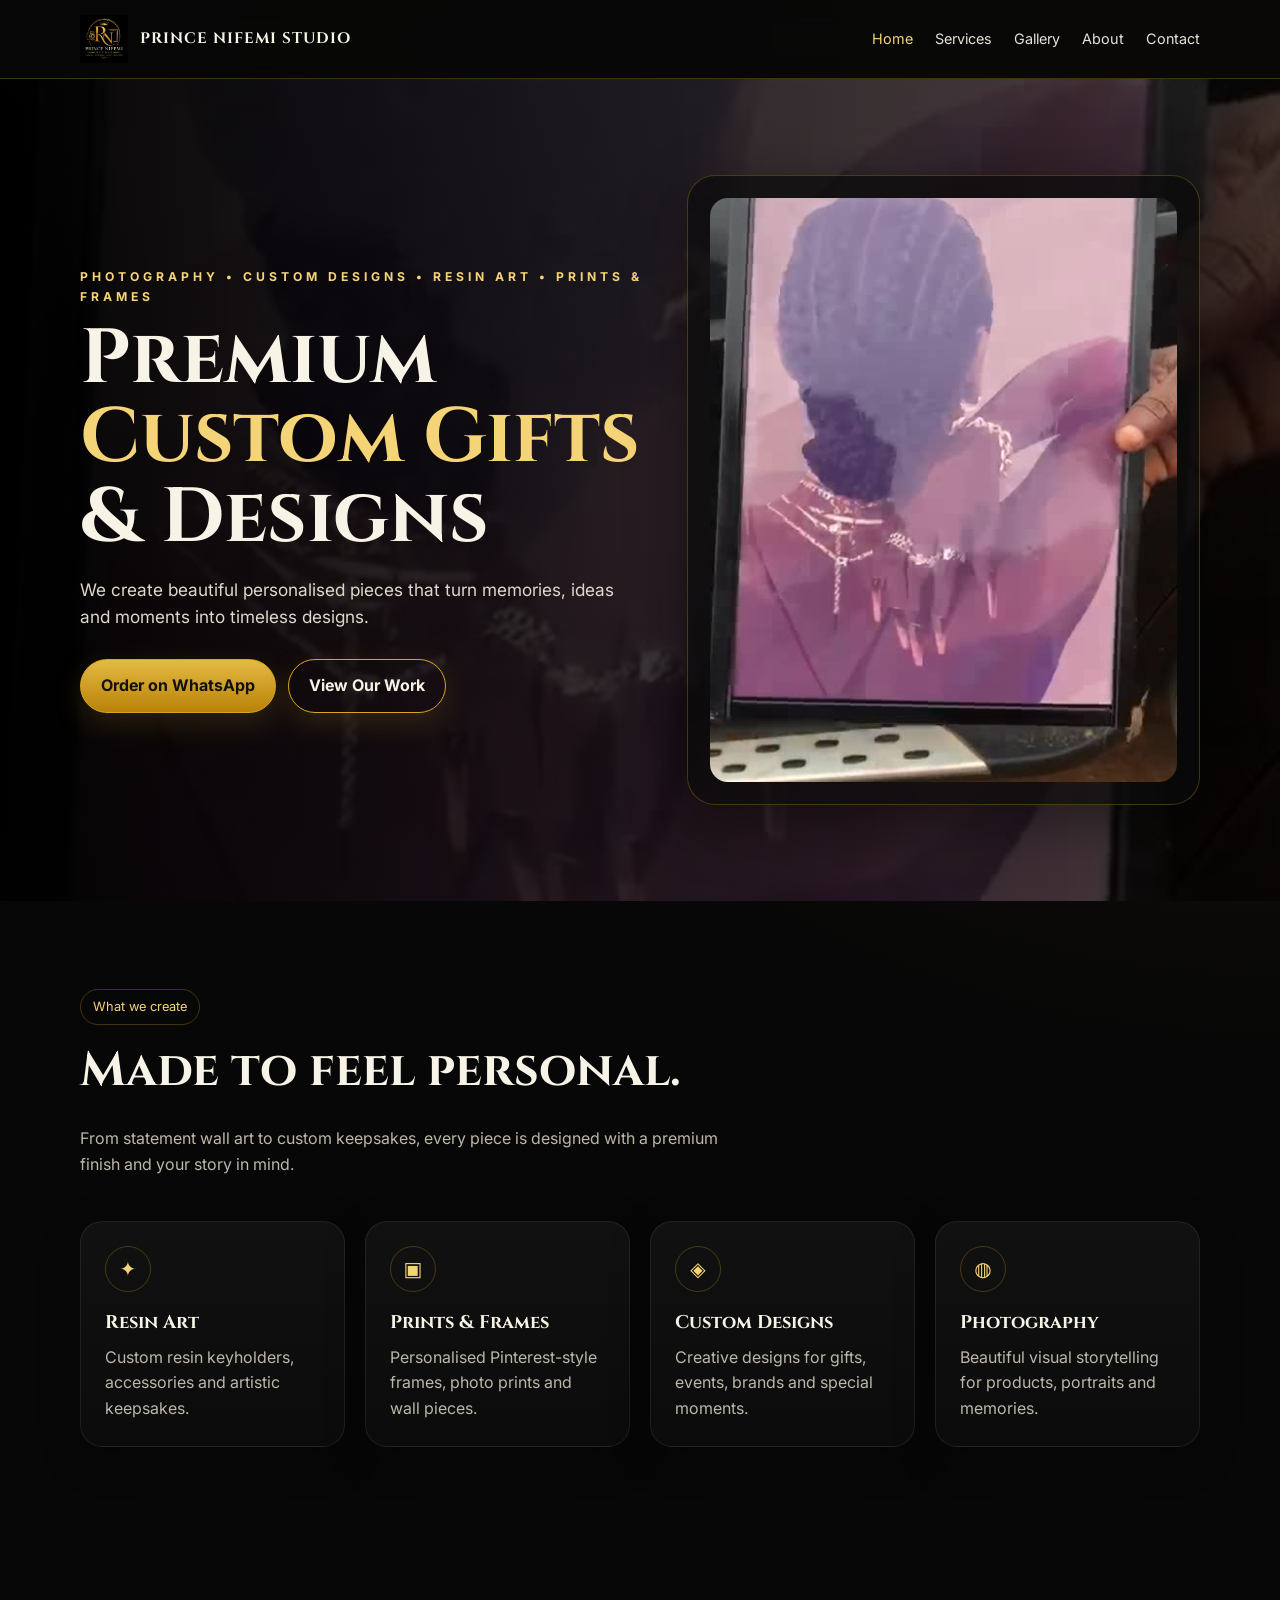
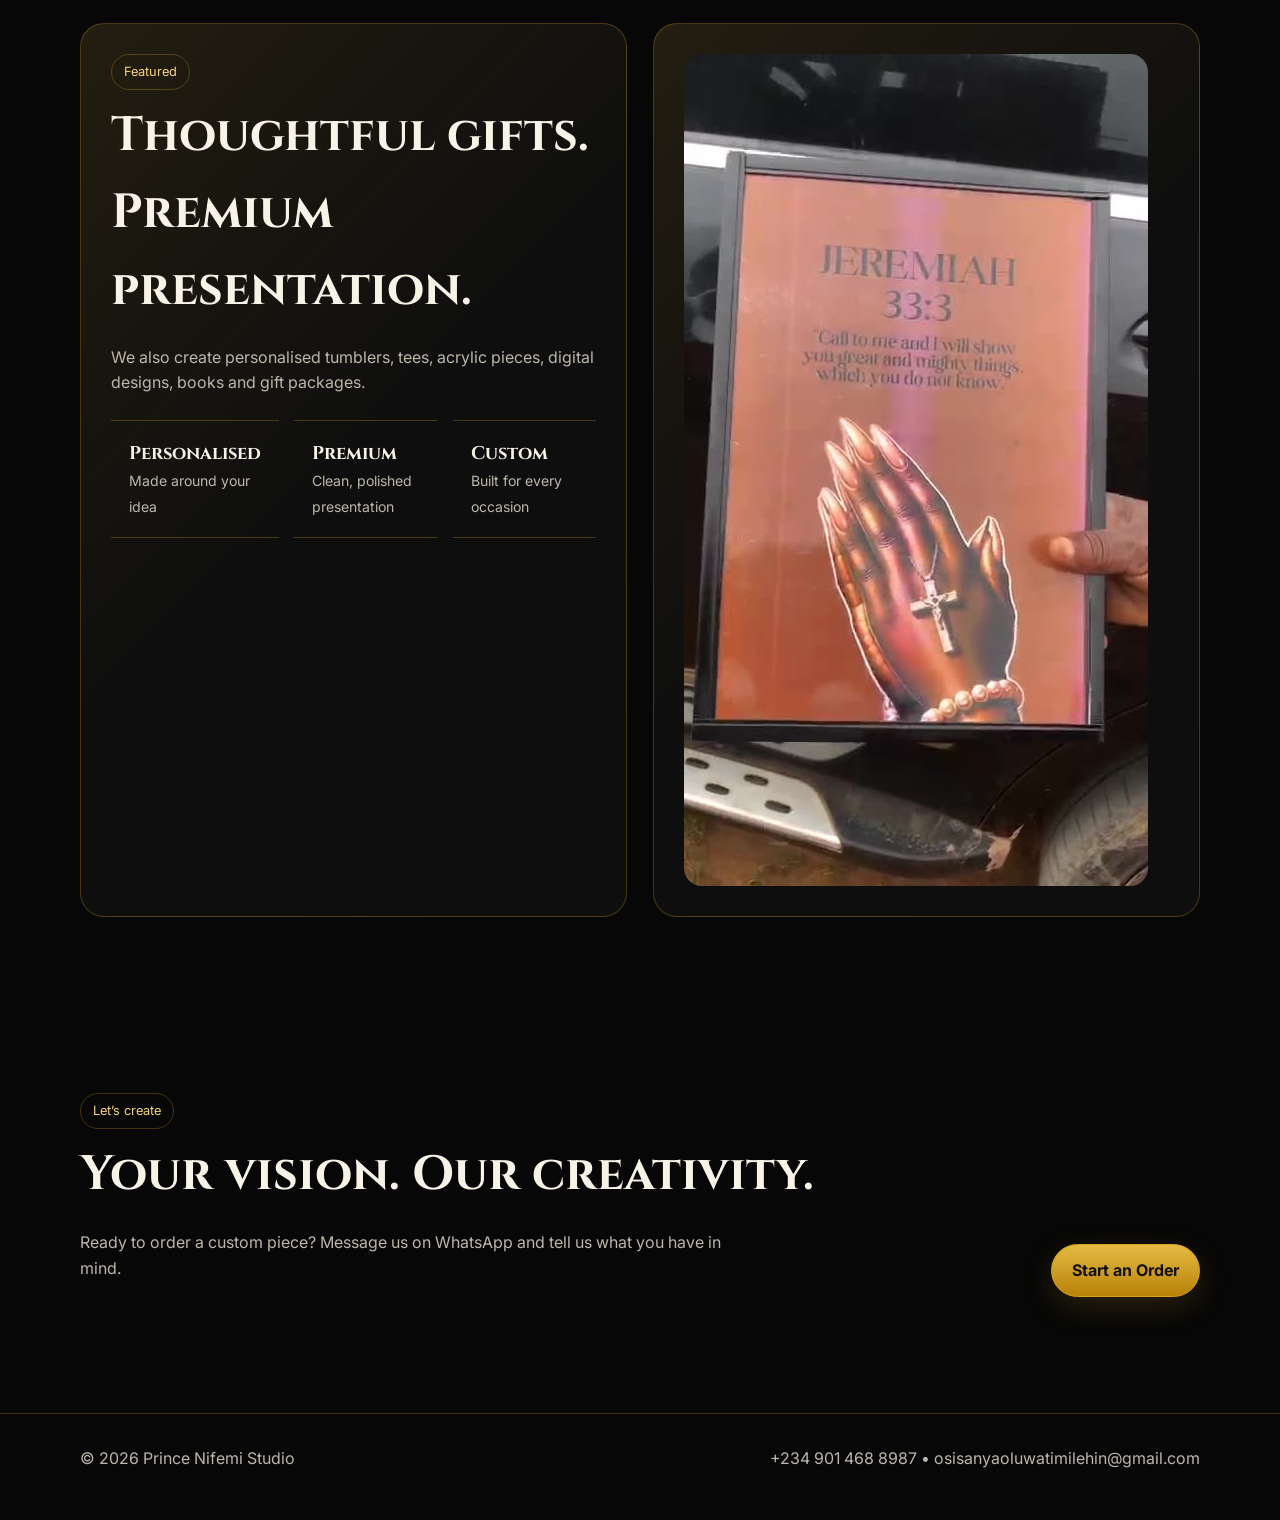
<file: index.html>
<!doctype html><html lang="en"><head><meta charset="utf-8"><meta name="viewport" content="width=device-width,initial-scale=1"><meta name="description" content="Prince Nifemi Studio — premium custom gifts, photography, resin art, prints, frames and personalised designs."><title>Prince Nifemi Studio | Premium Custom Gifts & Designs</title><link rel="stylesheet" href="style.css"></head><body>
<header class="nav"><div class="container nav-inner"><a class="brand" href="index.html"><img src="logo.png" alt="Prince Nifemi Studio logo"><span>PRINCE NIFEMI STUDIO</span></a><button class="menu" aria-label="Open menu">☰</button><nav class="nav-links"><a class="active" href="index.html">Home</a><a href="shop.html">Services</a><a href="gallery.html">Gallery</a><a href="about.html">About</a><a href="contact.html">Contact</a></nav></div></header>
<main>
<section class="hero"><div class="container hero-inner"><div><div class="eyebrow">Photography • Custom Designs • Resin Art • Prints & Frames</div><h1>Premium <span>Custom Gifts</span> & Designs</h1><p>We create beautiful personalised pieces that turn memories, ideas and moments into timeless designs.</p><div class="cta-row"><a class="btn" data-wa target="_blank" rel="noopener">Order on WhatsApp</a><a class="btn secondary" href="gallery.html">View Our Work</a></div></div><div class="hero-card"><img src="product-1.jpg" alt="Custom framed artwork by Prince Nifemi Studio"></div></div></section>
<section class="section"><div class="container"><div class="section-head"><div><span class="pill">What we create</span><h2>Made to feel personal.</h2><p class="section-intro">From statement wall art to custom keepsakes, every piece is designed with a premium finish and your story in mind.</p></div></div><div class="grid services"><article class="card"><div class="icon">✦</div><h3>Resin Art</h3><p>Custom resin keyholders, accessories and artistic keepsakes.</p></article><article class="card"><div class="icon">▣</div><h3>Prints & Frames</h3><p>Personalised Pinterest-style frames, photo prints and wall pieces.</p></article><article class="card"><div class="icon">◈</div><h3>Custom Designs</h3><p>Creative designs for gifts, events, brands and special moments.</p></article><article class="card"><div class="icon">◍</div><h3>Photography</h3><p>Beautiful visual storytelling for products, portraits and memories.</p></article></div></div></section>
<section class="section"><div class="container split"><div class="feature"><span class="pill">Featured</span><h2>Thoughtful gifts. Premium presentation.</h2><p class="section-intro">We also create personalised tumblers, tees, acrylic pieces, digital designs, books and gift packages.</p><div class="stats"><div class="stat"><strong>Personalised</strong><span class="small">Made around your idea</span></div><div class="stat"><strong>Premium</strong><span class="small">Clean, polished presentation</span></div><div class="stat"><strong>Custom</strong><span class="small">Built for every occasion</span></div></div></div><div class="feature"><img src="product-2.jpg" alt="Custom scripture print in a frame"></div></div></section>
<section class="section"><div class="container"><div class="section-head"><div><span class="pill">Let’s create</span><h2>Your vision. Our creativity.</h2><p class="section-intro">Ready to order a custom piece? Message us on WhatsApp and tell us what you have in mind.</p></div><a class="btn" data-wa target="_blank" rel="noopener">Start an Order</a></div></div></section>
</main><footer class="footer"><div class="container footer-inner"><div>© <span data-year></span> Prince Nifemi Studio</div><div>+234 901 468 8987 • osisanyaoluwatimilehin@gmail.com</div></div></footer><script src="script.js"></script></body></html>
</file>
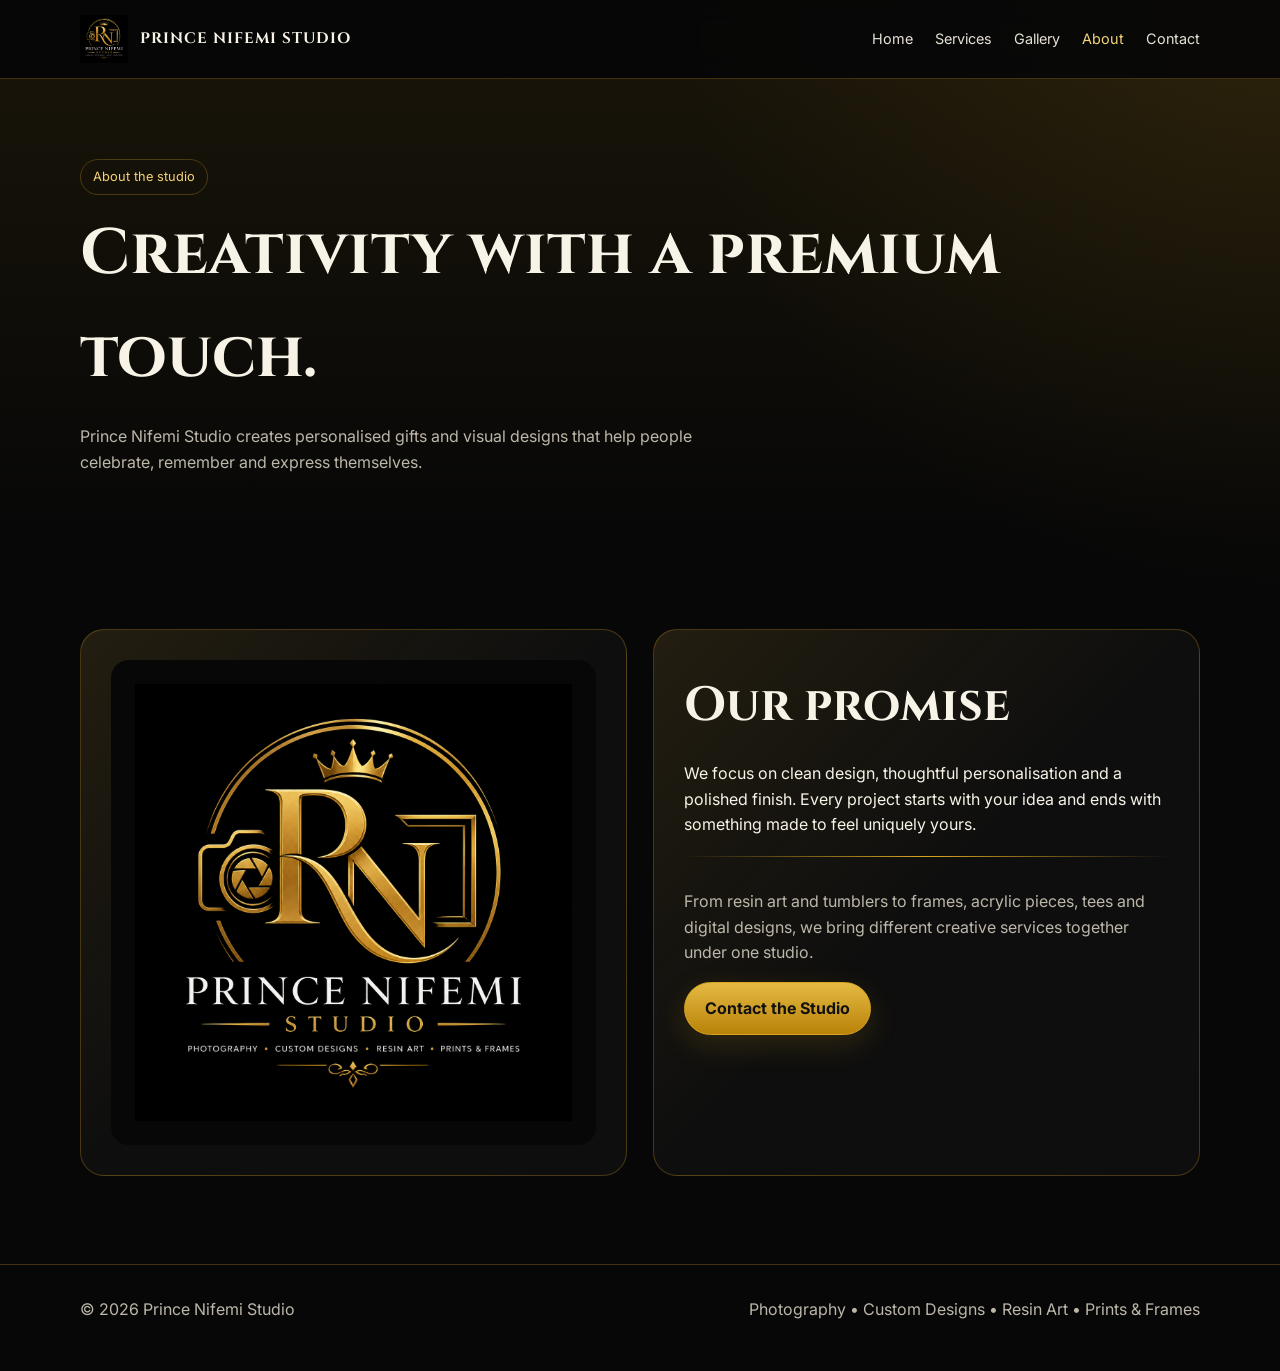
<file: about.html>
<!doctype html><html lang="en"><head><meta charset="utf-8"><meta name="viewport" content="width=device-width,initial-scale=1"><title>About | Prince Nifemi Studio</title><link rel="stylesheet" href="style.css"></head><body>
<header class="nav"><div class="container nav-inner"><a class="brand" href="index.html"><img src="logo.png" alt="logo"><span>PRINCE NIFEMI STUDIO</span></a><button class="menu">☰</button><nav class="nav-links"><a href="index.html">Home</a><a href="shop.html">Services</a><a href="gallery.html">Gallery</a><a class="active" href="about.html">About</a><a href="contact.html">Contact</a></nav></div></header>
<section class="page-hero"><div class="container"><span class="pill">About the studio</span><h1>Creativity with a premium touch.</h1><p class="section-intro">Prince Nifemi Studio creates personalised gifts and visual designs that help people celebrate, remember and express themselves.</p></div></section>
<section class="section"><div class="container split"><div class="feature"><img src="logo.png" alt="Prince Nifemi Studio logo" style="object-fit:contain;background:#070707;padding:24px"></div><div class="feature"><h2>Our promise</h2><p>We focus on clean design, thoughtful personalisation and a polished finish. Every project starts with your idea and ends with something made to feel uniquely yours.</p><div class="goldline"></div><p class="section-intro">From resin art and tumblers to frames, acrylic pieces, tees and digital designs, we bring different creative services together under one studio.</p><a class="btn" href="contact.html">Contact the Studio</a></div></div></section>
<footer class="footer"><div class="container footer-inner"><div>© <span data-year></span> Prince Nifemi Studio</div><div>Photography • Custom Designs • Resin Art • Prints & Frames</div></div></footer><script src="script.js"></script></body></html>
</file>
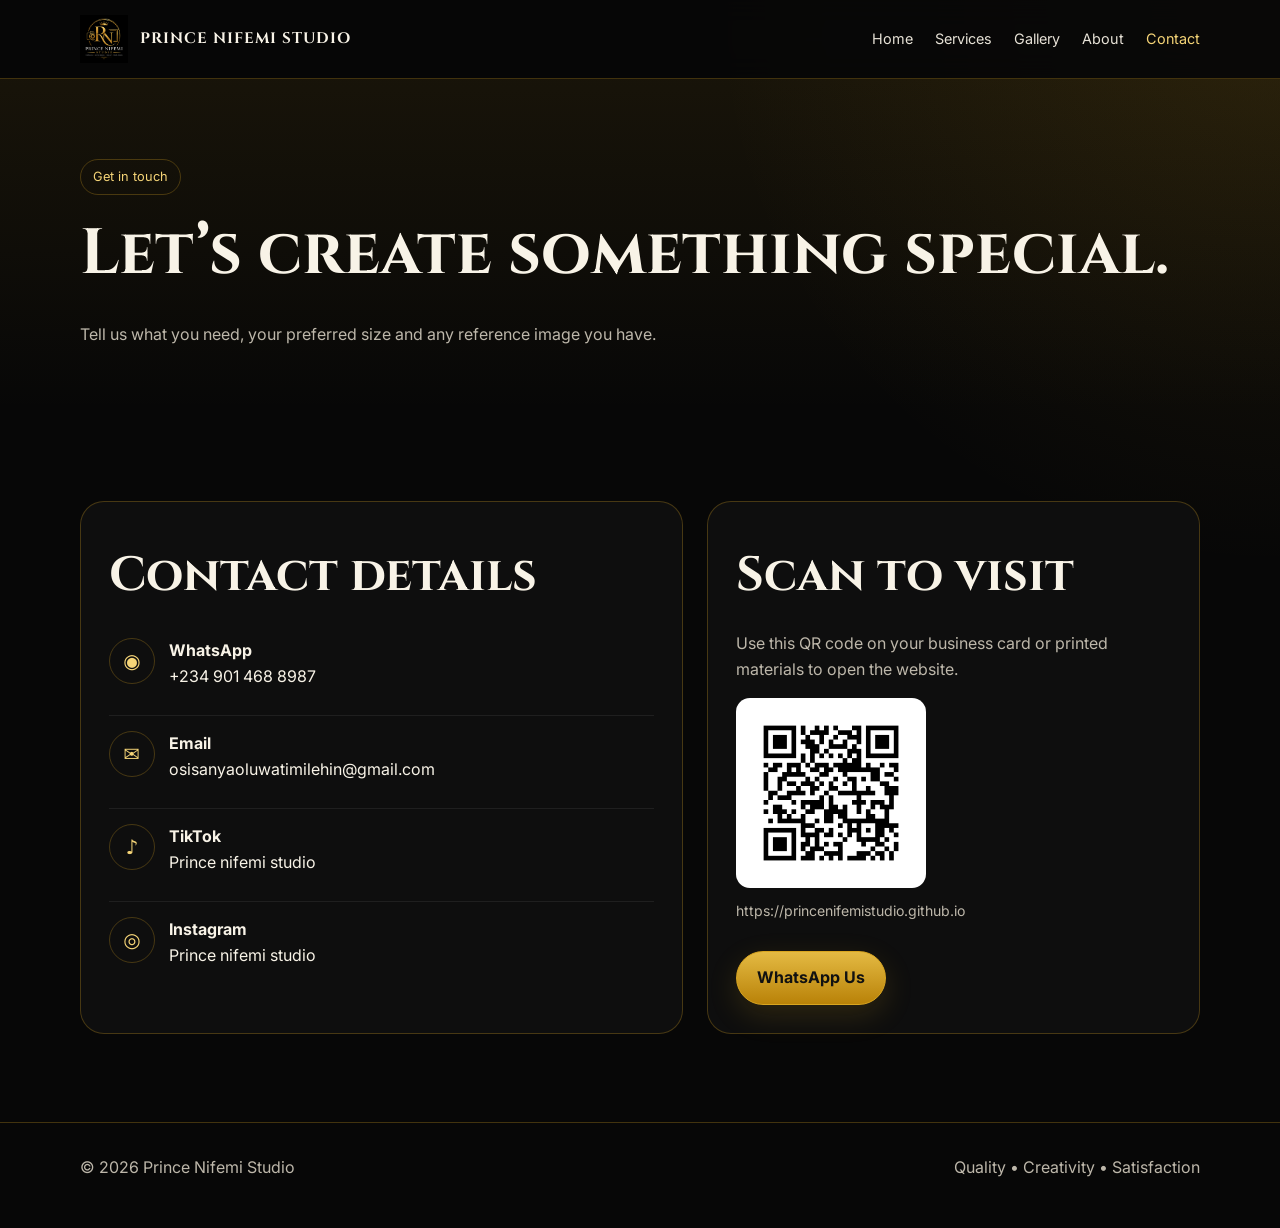
<file: contact.html>
<!doctype html><html lang="en"><head><meta charset="utf-8"><meta name="viewport" content="width=device-width,initial-scale=1"><title>Contact | Prince Nifemi Studio</title><link rel="stylesheet" href="style.css"></head><body>
<header class="nav"><div class="container nav-inner"><a class="brand" href="index.html"><img src="logo.png" alt="logo"><span>PRINCE NIFEMI STUDIO</span></a><button class="menu">☰</button><nav class="nav-links"><a href="index.html">Home</a><a href="shop.html">Services</a><a href="gallery.html">Gallery</a><a href="about.html">About</a><a class="active" href="contact.html">Contact</a></nav></div></header>
<section class="page-hero"><div class="container"><span class="pill">Get in touch</span><h1>Let’s create something special.</h1><p class="section-intro">Tell us what you need, your preferred size and any reference image you have.</p></div></section>
<section class="section"><div class="container contact-grid"><div class="contact-box"><h2>Contact details</h2><div class="contact-row"><div class="icon">◉</div><div><strong>WhatsApp</strong><div><a href="https://wa.me/2349014688987" target="_blank" rel="noopener">+234 901 468 8987</a></div></div></div><div class="contact-row"><div class="icon">✉</div><div><strong>Email</strong><div><a href="mailto:osisanyaoluwatimilehin@gmail.com">osisanyaoluwatimilehin@gmail.com</a></div></div></div><div class="contact-row"><div class="icon">♪</div><div><strong>TikTok</strong><div>Prince nifemi studio</div></div></div><div class="contact-row"><div class="icon">◎</div><div><strong>Instagram</strong><div>Prince nifemi studio</div></div></div></div><div class="contact-box"><h2>Scan to visit</h2><p class="section-intro">Use this QR code on your business card or printed materials to open the website.</p><img class="qr" src="qr-code.png" alt="QR code for Prince Nifemi Studio website"><div class="small" style="margin-top:12px">https://princenifemistudio.github.io</div><div class="cta-row"><a class="btn" data-wa target="_blank" rel="noopener">WhatsApp Us</a></div></div></div></section>
<footer class="footer"><div class="container footer-inner"><div>© <span data-year></span> Prince Nifemi Studio</div><div>Quality • Creativity • Satisfaction</div></div></footer><script src="script.js"></script></body></html>
</file>
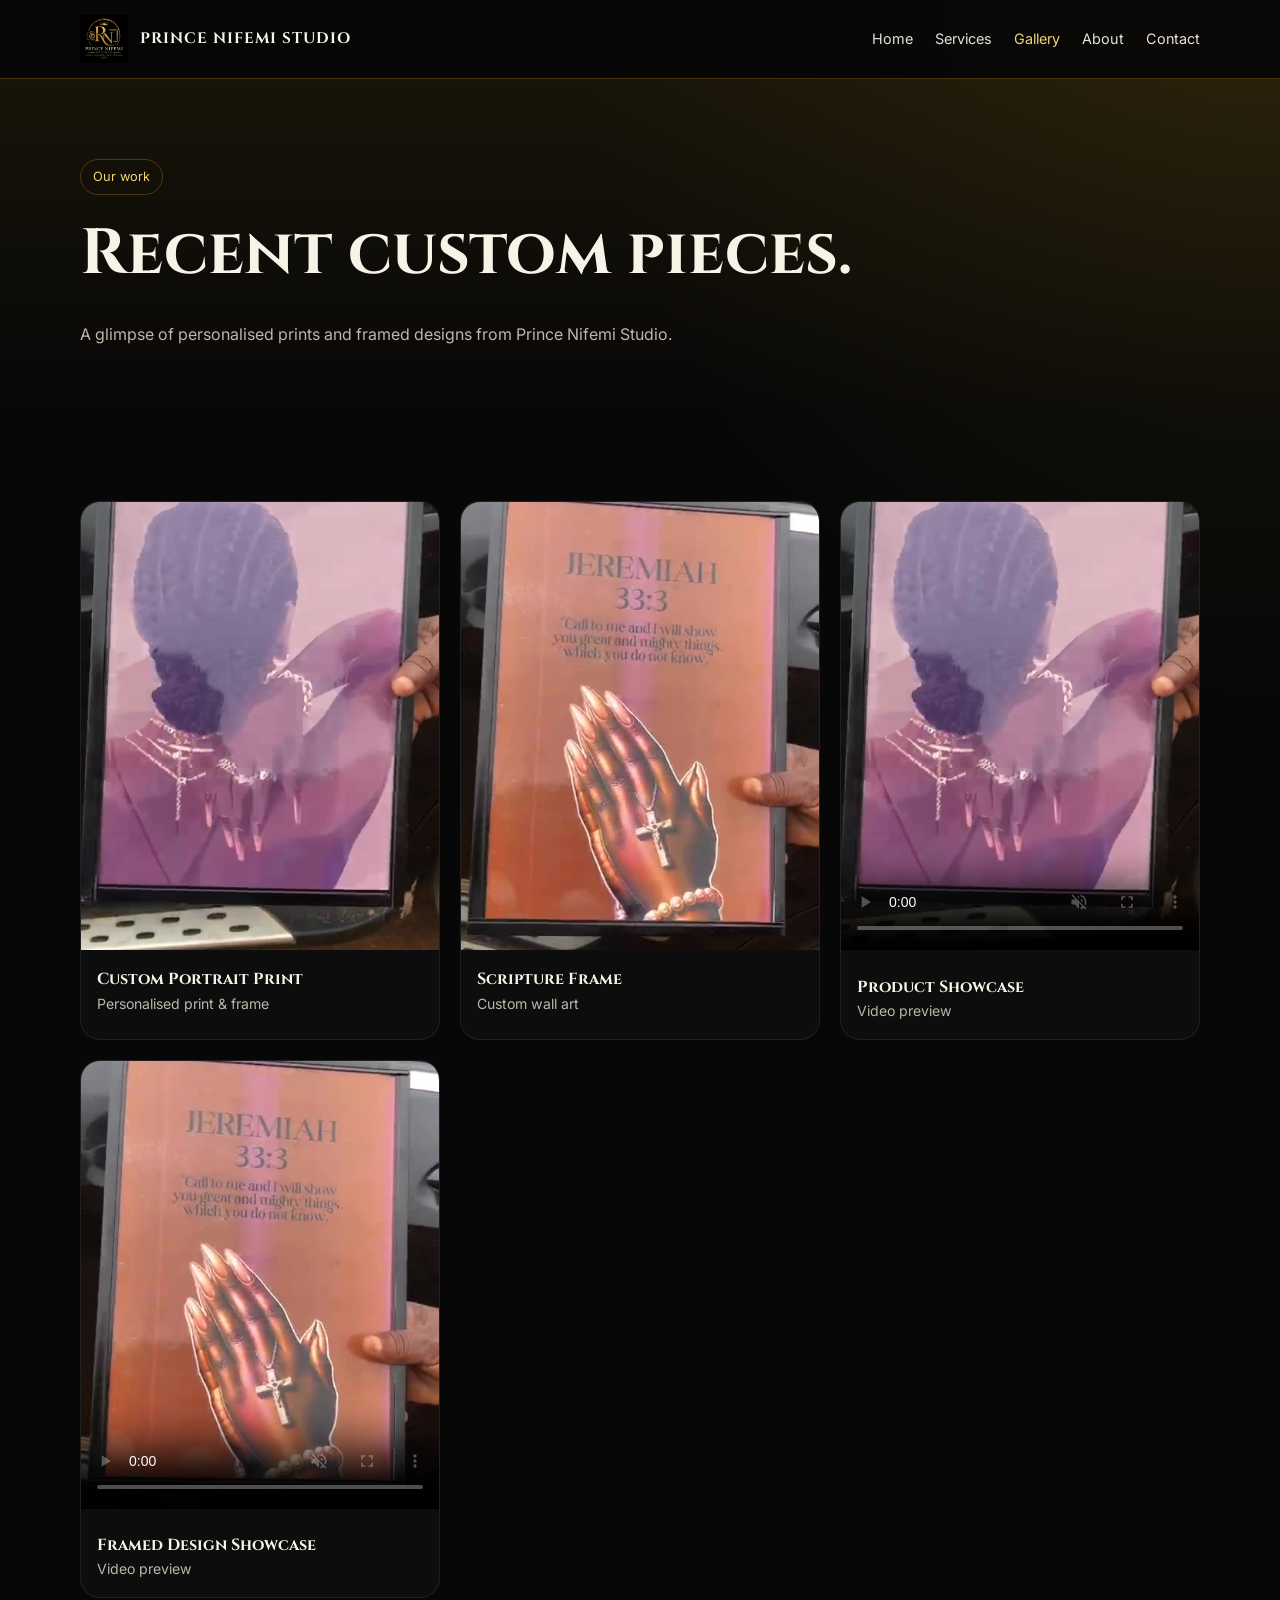
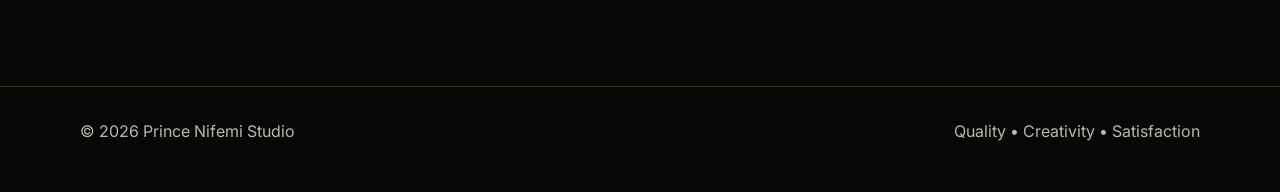
<file: gallery.html>
<!doctype html><html lang="en"><head><meta charset="utf-8"><meta name="viewport" content="width=device-width,initial-scale=1"><title>Gallery | Prince Nifemi Studio</title><link rel="stylesheet" href="style.css"></head><body>
<header class="nav"><div class="container nav-inner"><a class="brand" href="index.html"><img src="logo.png" alt="logo"><span>PRINCE NIFEMI STUDIO</span></a><button class="menu">☰</button><nav class="nav-links"><a href="index.html">Home</a><a href="shop.html">Services</a><a class="active" href="gallery.html">Gallery</a><a href="about.html">About</a><a href="contact.html">Contact</a></nav></div></header>
<section class="page-hero"><div class="container"><span class="pill">Our work</span><h1>Recent custom pieces.</h1><p class="section-intro">A glimpse of personalised prints and framed designs from Prince Nifemi Studio.</p></div></section>
<section class="section"><div class="container grid gallery"><article class="gallery-item"><img src="product-1.jpg" alt="Custom portrait print in a black frame"><div class="gallery-caption"><strong>Custom Portrait Print</strong><div class="small">Personalised print & frame</div></div></article><article class="gallery-item"><img src="product-2.jpg" alt="Scripture-inspired personalised framed print"><div class="gallery-caption"><strong>Scripture Frame</strong><div class="small">Custom wall art</div></div></article><article class="gallery-item"><video controls muted playsinline poster="product-1.jpg"><source src="product-1.mp4" type="video/mp4"></video><div class="gallery-caption"><strong>Product Showcase</strong><div class="small">Video preview</div></div></article><article class="gallery-item"><video controls muted playsinline poster="product-2.jpg"><source src="product-2.mp4" type="video/mp4"></video><div class="gallery-caption"><strong>Framed Design Showcase</strong><div class="small">Video preview</div></div></article></div></section>
<footer class="footer"><div class="container footer-inner"><div>© <span data-year></span> Prince Nifemi Studio</div><div>Quality • Creativity • Satisfaction</div></div></footer><script src="script.js"></script></body></html>
</file>
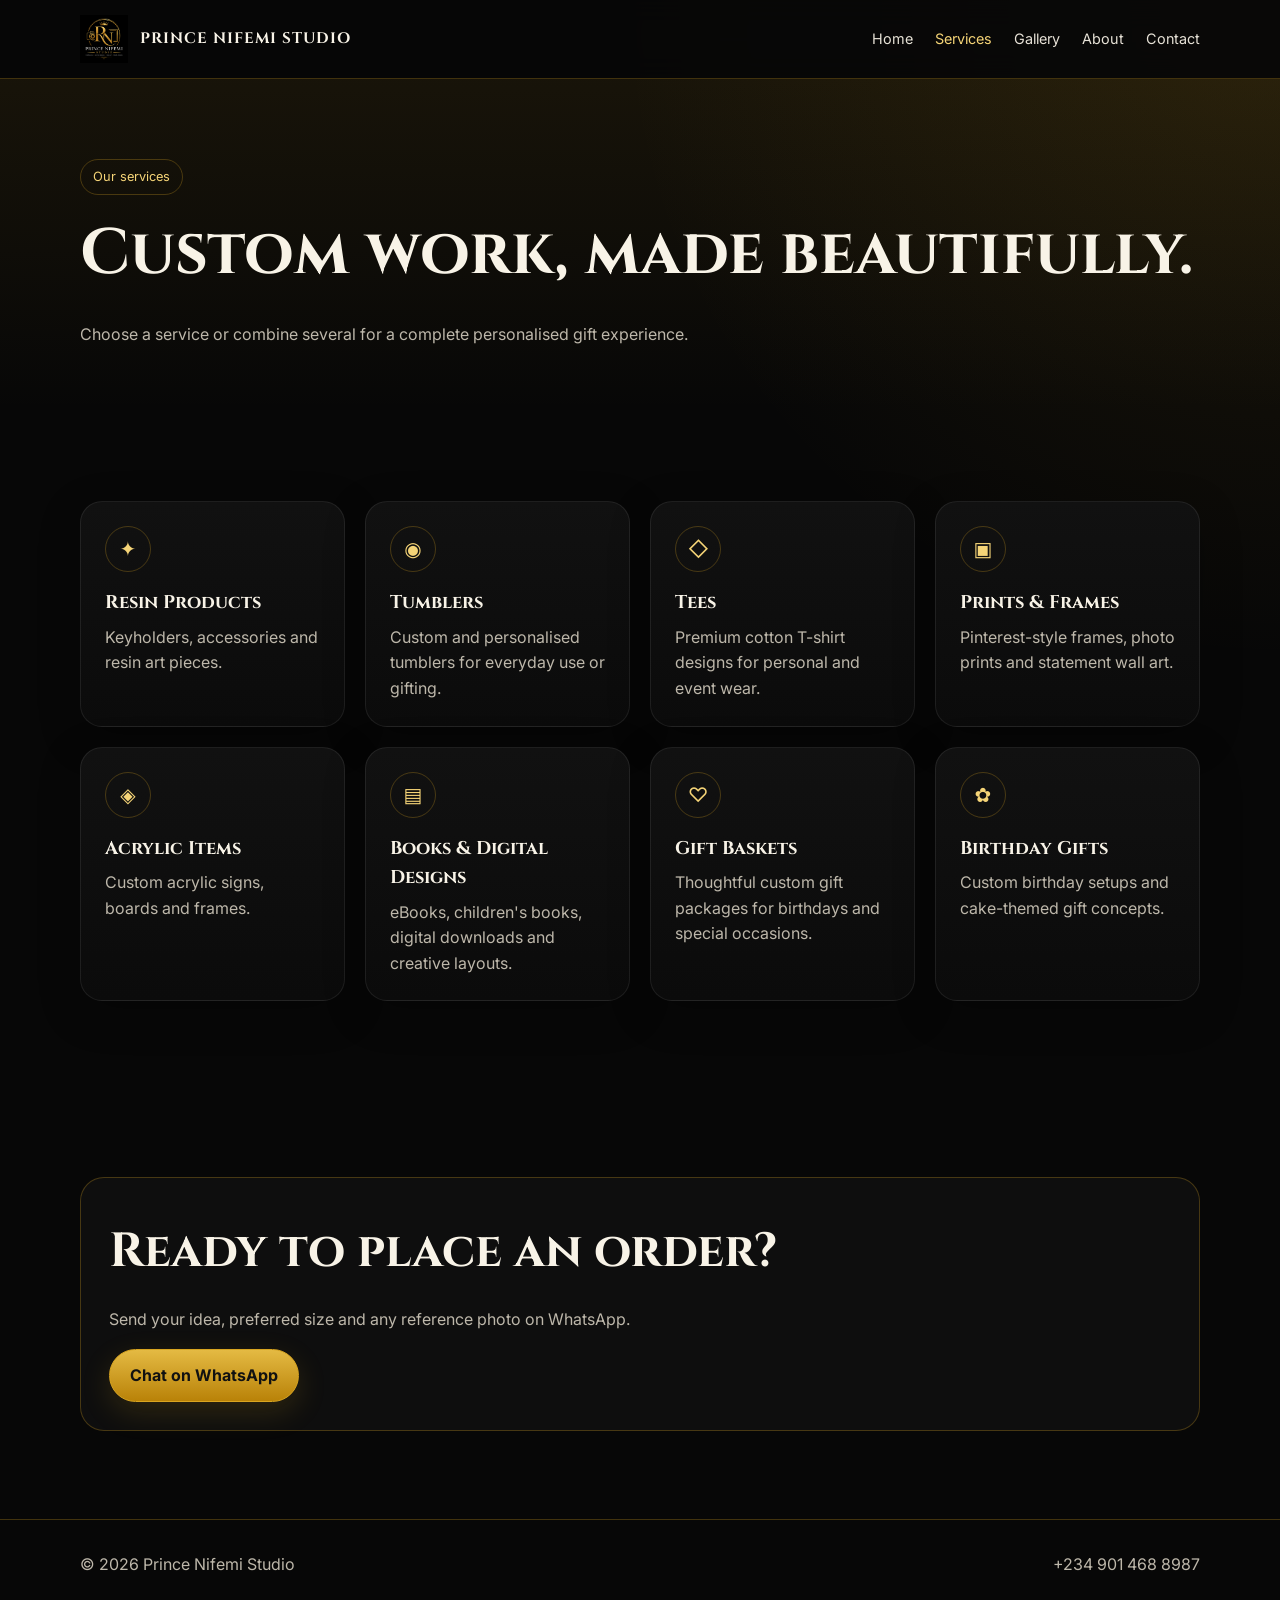
<file: shop.html>
<!doctype html><html lang="en"><head><meta charset="utf-8"><meta name="viewport" content="width=device-width,initial-scale=1"><title>Services | Prince Nifemi Studio</title><link rel="stylesheet" href="style.css"></head><body>
<header class="nav"><div class="container nav-inner"><a class="brand" href="index.html"><img src="logo.png" alt="logo"><span>PRINCE NIFEMI STUDIO</span></a><button class="menu">☰</button><nav class="nav-links"><a href="index.html">Home</a><a class="active" href="shop.html">Services</a><a href="gallery.html">Gallery</a><a href="about.html">About</a><a href="contact.html">Contact</a></nav></div></header>
<section class="page-hero"><div class="container"><span class="pill">Our services</span><h1>Custom work, made beautifully.</h1><p class="section-intro">Choose a service or combine several for a complete personalised gift experience.</p></div></section>
<section class="section"><div class="container grid services"><article class="card"><div class="icon">✦</div><h3>Resin Products</h3><p>Keyholders, accessories and resin art pieces.</p></article><article class="card"><div class="icon">◉</div><h3>Tumblers</h3><p>Custom and personalised tumblers for everyday use or gifting.</p></article><article class="card"><div class="icon">◇</div><h3>Tees</h3><p>Premium cotton T-shirt designs for personal and event wear.</p></article><article class="card"><div class="icon">▣</div><h3>Prints & Frames</h3><p>Pinterest-style frames, photo prints and statement wall art.</p></article><article class="card"><div class="icon">◈</div><h3>Acrylic Items</h3><p>Custom acrylic signs, boards and frames.</p></article><article class="card"><div class="icon">▤</div><h3>Books & Digital Designs</h3><p>eBooks, children's books, digital downloads and creative layouts.</p></article><article class="card"><div class="icon">♡</div><h3>Gift Baskets</h3><p>Thoughtful custom gift packages for birthdays and special occasions.</p></article><article class="card"><div class="icon">✿</div><h3>Birthday Gifts</h3><p>Custom birthday setups and cake-themed gift concepts.</p></article></div></section>
<section class="section"><div class="container contact-box"><h2>Ready to place an order?</h2><p class="section-intro">Send your idea, preferred size and any reference photo on WhatsApp.</p><a class="btn" data-wa target="_blank" rel="noopener">Chat on WhatsApp</a></div></section>
<footer class="footer"><div class="container footer-inner"><div>© <span data-year></span> Prince Nifemi Studio</div><div>+234 901 468 8987</div></div></footer><script src="script.js"></script></body></html>
</file>
<file: style.css>
@import url('https://fonts.googleapis.com/css2?family=Cinzel:wght@500;600;700&family=Inter:wght@400;500;600;700&family=Playfair+Display:ital,wght@0,500;1,500&display=swap');
:root{--bg:#070707;--panel:#101010;--gold:#d9a520;--gold2:#f5d477;--cream:#f8f3e7;--muted:#bdb7aa;--line:rgba(217,165,32,.28);--shadow:0 18px 60px rgba(0,0,0,.45)}
*{box-sizing:border-box}html{scroll-behavior:smooth}body{margin:0;background:radial-gradient(circle at top right,rgba(217,165,32,.10),transparent 32%),var(--bg);color:var(--cream);font-family:Inter,system-ui,sans-serif;line-height:1.6}a{color:inherit;text-decoration:none}img{max-width:100%;display:block}.container{width:min(1120px,92%);margin:auto}.nav{position:sticky;top:0;z-index:20;background:rgba(7,7,7,.88);backdrop-filter:blur(14px);border-bottom:1px solid var(--line)}.nav-inner{height:78px;display:flex;align-items:center;justify-content:space-between;gap:20px}.brand{display:flex;align-items:center;gap:12px;font-family:Cinzel,serif;letter-spacing:1px;font-weight:700}.brand img{width:48px;height:48px;object-fit:contain}.brand span{font-size:.95rem}.nav-links{display:flex;gap:22px;align-items:center}.nav-links a{color:#e7e2d7;font-size:.9rem}.nav-links a:hover,.nav-links a.active{color:var(--gold2)}.menu{display:none;border:1px solid var(--line);background:transparent;color:var(--cream);padding:9px 11px;border-radius:10px}.hero{min-height:calc(100vh - 78px);display:grid;place-items:center;position:relative;overflow:hidden}.hero:before{content:"";position:absolute;inset:0;background:linear-gradient(90deg,rgba(0,0,0,.98),rgba(0,0,0,.78),rgba(0,0,0,.65)),url('product-1.jpg') center/cover;filter:saturate(.9)}.hero-inner{position:relative;display:grid;grid-template-columns:1.05fr .95fr;gap:40px;align-items:center;padding:72px 0}.eyebrow{text-transform:uppercase;letter-spacing:4px;color:var(--gold2);font-size:.76rem;font-weight:700}.hero h1{font-family:Cinzel,serif;font-size:clamp(2.6rem,6vw,5.4rem);line-height:1.03;margin:14px 0 18px}.hero h1 span{color:var(--gold2)}.hero p{font-size:1.08rem;color:#ded8cc;max-width:620px}.cta-row{display:flex;gap:12px;flex-wrap:wrap;margin-top:28px}.btn{display:inline-flex;align-items:center;justify-content:center;padding:13px 20px;border-radius:999px;font-weight:700;border:1px solid var(--gold);background:linear-gradient(180deg,#e4ba43,#b98208);color:#111;box-shadow:0 10px 30px rgba(217,165,32,.16)}.btn.secondary{background:transparent;color:var(--cream)}.btn.secondary:hover{background:rgba(255,255,255,.04)}.hero-card{background:rgba(10,10,10,.72);border:1px solid var(--line);border-radius:28px;padding:22px;box-shadow:var(--shadow)}.hero-card img{border-radius:18px;aspect-ratio:4/5;object-fit:cover}.section{padding:88px 0}.section-head{display:flex;justify-content:space-between;gap:24px;align-items:end;margin-bottom:28px}.section h2{font-family:Cinzel,serif;font-size:clamp(1.9rem,4vw,3rem);margin:8px 0}.section-intro{color:var(--muted);max-width:650px}.goldline{height:1px;background:linear-gradient(90deg,transparent,var(--gold),transparent);margin:18px 0 32px}.grid{display:grid;gap:20px}.services{grid-template-columns:repeat(4,1fr)}.card{background:linear-gradient(180deg,#111,#0b0b0b);border:1px solid rgba(255,255,255,.08);border-radius:22px;padding:24px;transition:.25s;box-shadow:0 12px 40px rgba(0,0,0,.25)}.card:hover{transform:translateY(-4px);border-color:var(--line)}.icon{width:46px;height:46px;display:grid;place-items:center;border:1px solid var(--line);border-radius:50%;color:var(--gold2);font-size:1.25rem;margin-bottom:16px}.card h3{margin:0 0 7px;font-family:Cinzel,serif;font-size:1.15rem}.card p{color:var(--muted);margin:0}.gallery{grid-template-columns:repeat(3,1fr)}.gallery-item{overflow:hidden;border-radius:20px;border:1px solid rgba(255,255,255,.08);background:#0d0d0d}.gallery-item img,.gallery-item video{width:100%;aspect-ratio:4/5;object-fit:cover}.gallery-caption{padding:16px}.gallery-caption strong{font-family:Cinzel,serif}.split{display:grid;grid-template-columns:1fr 1fr;gap:26px;align-items:stretch}.feature{background:linear-gradient(135deg,rgba(217,165,32,.1),transparent 50%),#0e0e0e;border:1px solid var(--line);border-radius:24px;padding:30px}.feature img{border-radius:18px;height:100%;min-height:420px;object-fit:cover}.stats{display:grid;grid-template-columns:repeat(3,1fr);gap:15px;margin-top:24px}.stat{padding:18px;border-top:1px solid var(--line);border-bottom:1px solid var(--line)}.stat strong{display:block;font-family:Cinzel,serif;font-size:1.15rem}.contact-grid{display:grid;grid-template-columns:1.1fr .9fr;gap:24px}.contact-box{background:#0e0e0e;border:1px solid var(--line);border-radius:24px;padding:28px}.contact-row{display:flex;gap:14px;align-items:flex-start;padding:15px 0;border-bottom:1px solid rgba(255,255,255,.07)}.contact-row:last-child{border-bottom:0}.qr{width:190px;background:#fff;padding:9px;border-radius:14px;margin-top:15px}.footer{border-top:1px solid var(--line);padding:32px 0 48px;color:var(--muted)}.footer-inner{display:flex;justify-content:space-between;gap:20px;flex-wrap:wrap}.small{font-size:.88rem;color:var(--muted)}.page-hero{padding:80px 0 50px;background:linear-gradient(180deg,rgba(217,165,32,.08),transparent)}.page-hero h1{font-family:Cinzel,serif;font-size:clamp(2.2rem,5vw,4rem);margin:8px 0}.pill{display:inline-block;border:1px solid var(--line);padding:7px 12px;border-radius:999px;font-size:.8rem;color:var(--gold2)}
@media(max-width:900px){.hero-inner,.split,.contact-grid{grid-template-columns:1fr}.services{grid-template-columns:repeat(2,1fr)}.gallery{grid-template-columns:repeat(2,1fr)}.nav-links{display:none;position:absolute;top:78px;left:0;right:0;background:#090909;padding:18px 4%;border-bottom:1px solid var(--line);flex-direction:column;align-items:flex-start}.nav-links.open{display:flex}.menu{display:block}}
@media(max-width:600px){.services,.gallery,.stats{grid-template-columns:1fr}.hero-inner{padding:52px 0}.section{padding:68px 0}.brand span{font-size:.82rem}.hero-card{padding:12px}.nav-inner{height:70px}.nav-links{top:70px}}
</file>
